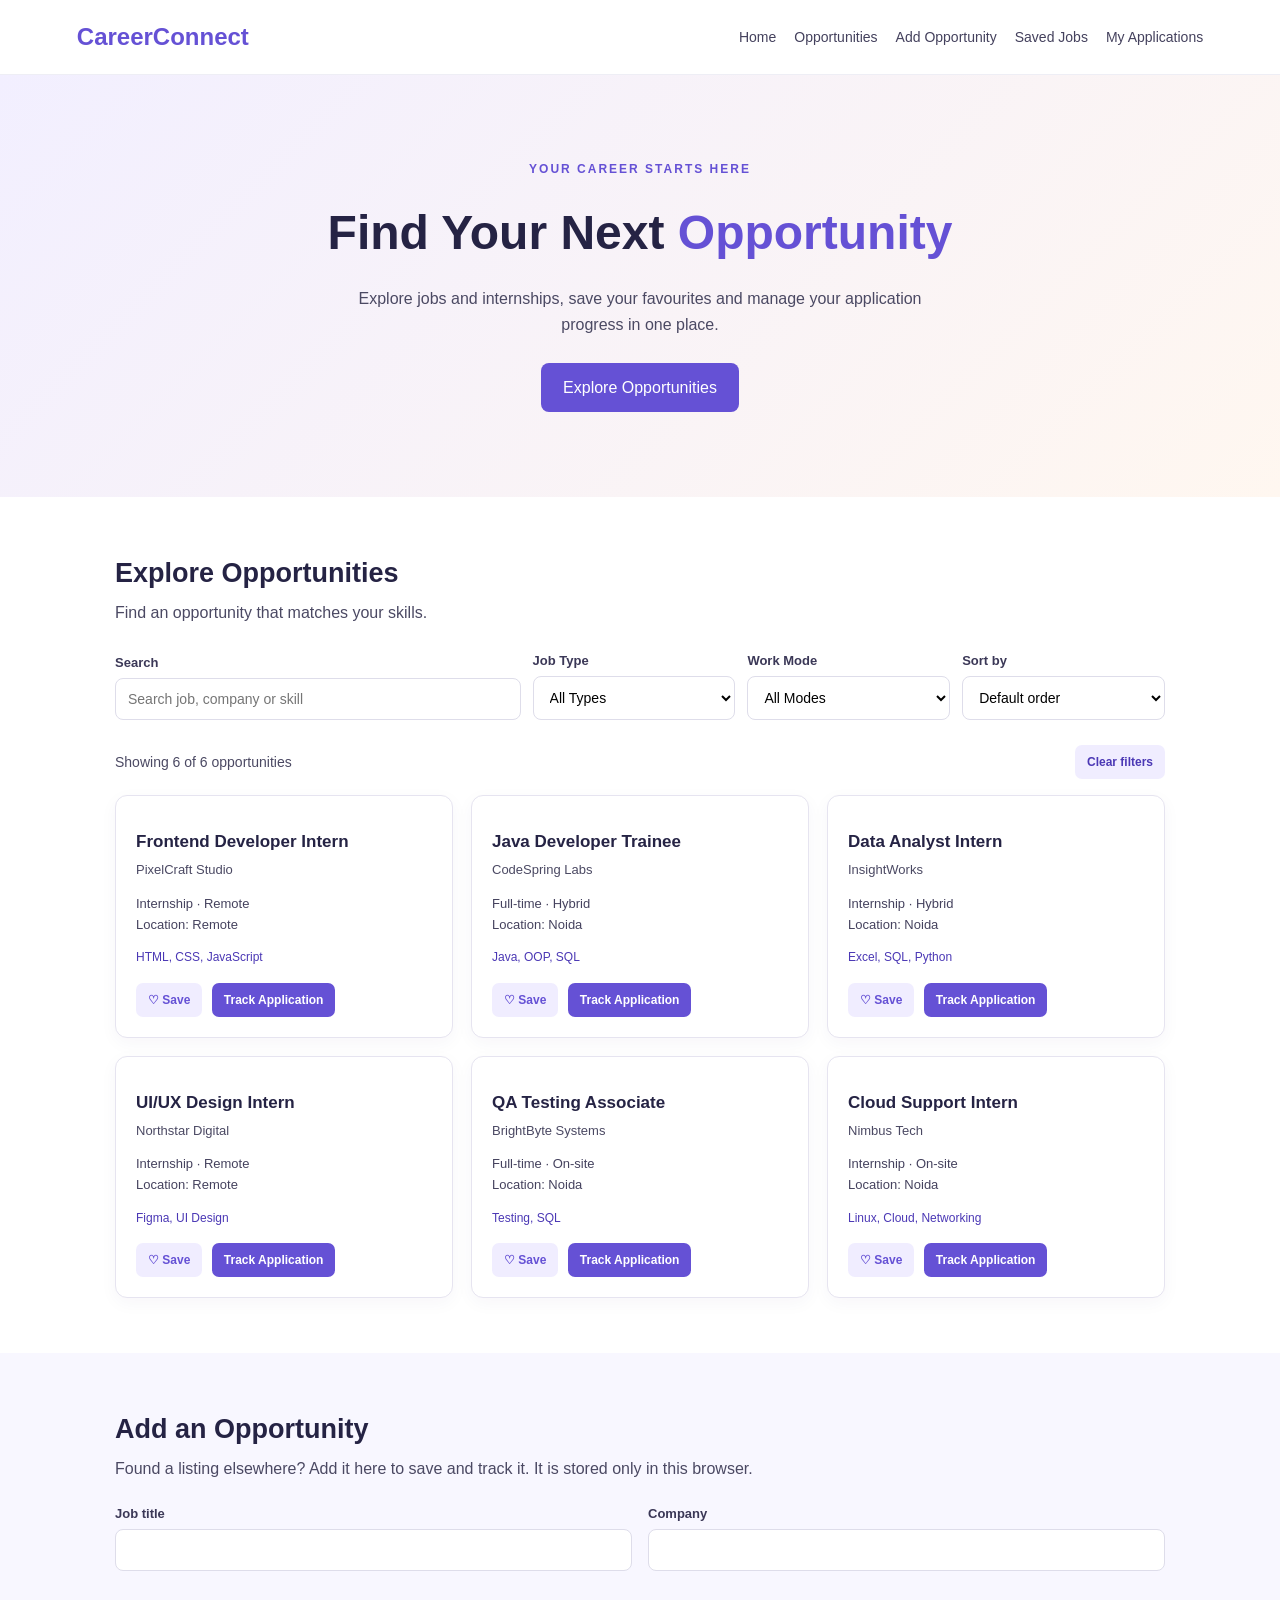
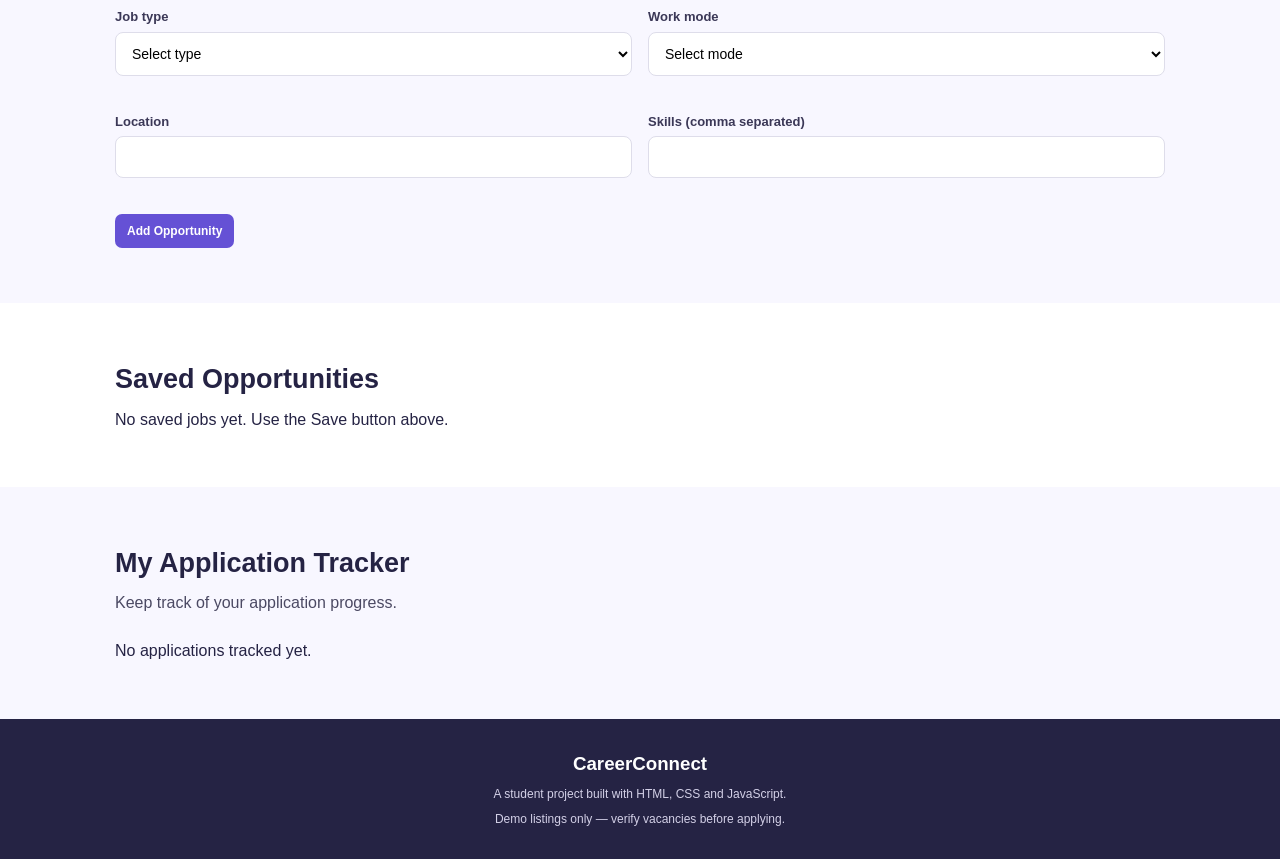
<file: index.html>
<!DOCTYPE html>
<html lang="en">
<head>
  <meta charset="UTF-8">
  <meta name="viewport" content="width=device-width, initial-scale=1.0">
  <title>CareerConnect - Jobs &amp; Internships</title>
  <meta name="description" content="CareerConnect is a student-built jobs and internship manager. Search listings, filter by type and work mode, save opportunities and track your application status.">
  <meta name="theme-color" content="#6551d5">
  <link rel="icon" href="data:image/svg+xml,%3Csvg xmlns='http://www.w3.org/2000/svg' viewBox='0 0 100 100'%3E%3Crect width='100' height='100' rx='20' fill='%236551d5'/%3E%3Ctext x='50' y='68' font-size='56' text-anchor='middle' fill='white' font-family='Arial' font-weight='bold'%3ECC%3C/text%3E%3C/svg%3E">
  <link rel="stylesheet" href="style.css">
</head>
<body>

  <a class="skip-link" href="#jobs">Skip to opportunities</a>

  <header>
    <h2>CareerConnect</h2>
    <nav aria-label="Main navigation">
      <a href="#home">Home</a>
      <a href="#jobs">Opportunities</a>
      <a href="#add">Add Opportunity</a>
      <a href="#saved">Saved Jobs</a>
      <a href="#tracker">My Applications</a>
    </nav>
  </header>

  <section class="hero" id="home">
    <p class="tagline">YOUR CAREER STARTS HERE</p>
    <h1>Find Your Next <span>Opportunity</span></h1>
    <p>Explore jobs and internships, save your favourites
      and manage your application progress in one place.</p>
    <a href="#jobs" class="btn">Explore Opportunities</a>
  </section>

<main>
  <section class="container" id="jobs">
    <h2>Explore Opportunities</h2>
    <p class="subtitle">Find an opportunity that matches your skills.</p>

    <div class="filters">
      <div class="field">
        <label for="searchInput">Search</label>
        <input type="text" id="searchInput" autocomplete="off"
          placeholder="Search job, company or skill">
      </div>
      <div class="field">
        <label for="typeFilter">Job Type</label>
        <select id="typeFilter">
          <option value="All">All Types</option>
          <option value="Internship">Internship</option>
          <option value="Full-time">Full-time</option>
        </select>
      </div>
      <div class="field">
        <label for="modeFilter">Work Mode</label>
        <select id="modeFilter">
          <option value="All">All Modes</option>
          <option value="Remote">Remote</option>
          <option value="Hybrid">Hybrid</option>
          <option value="On-site">On-site</option>
        </select>
      </div>
      <div class="field">
        <label for="sortSelect">Sort by</label>
        <select id="sortSelect">
          <option value="default">Default order</option>
          <option value="title">Job title (A-Z)</option>
          <option value="company">Company (A-Z)</option>
          <option value="newest">Newest first</option>
        </select>
      </div>
    </div>

    <div class="results-bar">
      <p id="resultCount" class="result-count" aria-live="polite"></p>
      <button type="button" id="clearFilters" class="clear-btn">Clear filters</button>
    </div>

    <div id="jobList" class="job-grid"></div>
    <p id="emptyMessage" class="empty hidden">
      No matching opportunities found.
    </p>
  </section>

  <section class="container alternate" id="add">
    <h2>Add an Opportunity</h2>
    <p class="subtitle">Found a listing elsewhere? Add it here to save and track it. It is stored only in this browser.</p>

    <form id="addJobForm" class="add-form" novalidate>
      <div class="field">
        <label for="f-title">Job title</label>
        <input type="text" id="f-title" name="title" maxlength="60"
          aria-describedby="err-title" required>
        <span class="error" id="err-title" role="alert"></span>
      </div>
      <div class="field">
        <label for="f-company">Company</label>
        <input type="text" id="f-company" name="company" maxlength="60"
          aria-describedby="err-company" required>
        <span class="error" id="err-company" role="alert"></span>
      </div>
      <div class="field">
        <label for="f-type">Job type</label>
        <select id="f-type" name="type" aria-describedby="err-type" required>
          <option value="">Select type</option>
          <option value="Internship">Internship</option>
          <option value="Full-time">Full-time</option>
        </select>
        <span class="error" id="err-type" role="alert"></span>
      </div>
      <div class="field">
        <label for="f-mode">Work mode</label>
        <select id="f-mode" name="mode" aria-describedby="err-mode" required>
          <option value="">Select mode</option>
          <option value="Remote">Remote</option>
          <option value="Hybrid">Hybrid</option>
          <option value="On-site">On-site</option>
        </select>
        <span class="error" id="err-mode" role="alert"></span>
      </div>
      <div class="field">
        <label for="f-location">Location</label>
        <input type="text" id="f-location" name="location" maxlength="60"
          aria-describedby="err-location" required>
        <span class="error" id="err-location" role="alert"></span>
      </div>
      <div class="field">
        <label for="f-skills">Skills (comma separated)</label>
        <input type="text" id="f-skills" name="skills" maxlength="100"
          aria-describedby="err-skills" required>
        <span class="error" id="err-skills" role="alert"></span>
      </div>
      <div class="form-actions">
        <button type="submit" class="track-btn">Add Opportunity</button>
        <p id="formStatus" class="form-status" role="status"></p>
      </div>
    </form>
  </section>

  <section class="container" id="saved">
    <h2>Saved Opportunities</h2>
    <div id="savedList" class="job-grid"></div>
  </section>

  <section class="container alternate" id="tracker">
    <h2>My Application Tracker</h2>
    <p class="subtitle">Keep track of your application progress.</p>
    <div id="applicationList"></div>
  </section>
</main>

  <footer>
    <h3>CareerConnect</h3>
    <p>A student project built with HTML, CSS and JavaScript.</p>
    <p>Demo listings only — verify vacancies before applying.</p>
  </footer>

  <script src="logic.js"></script>
  <script src="script.js"></script>
</body>
</html>
</file>
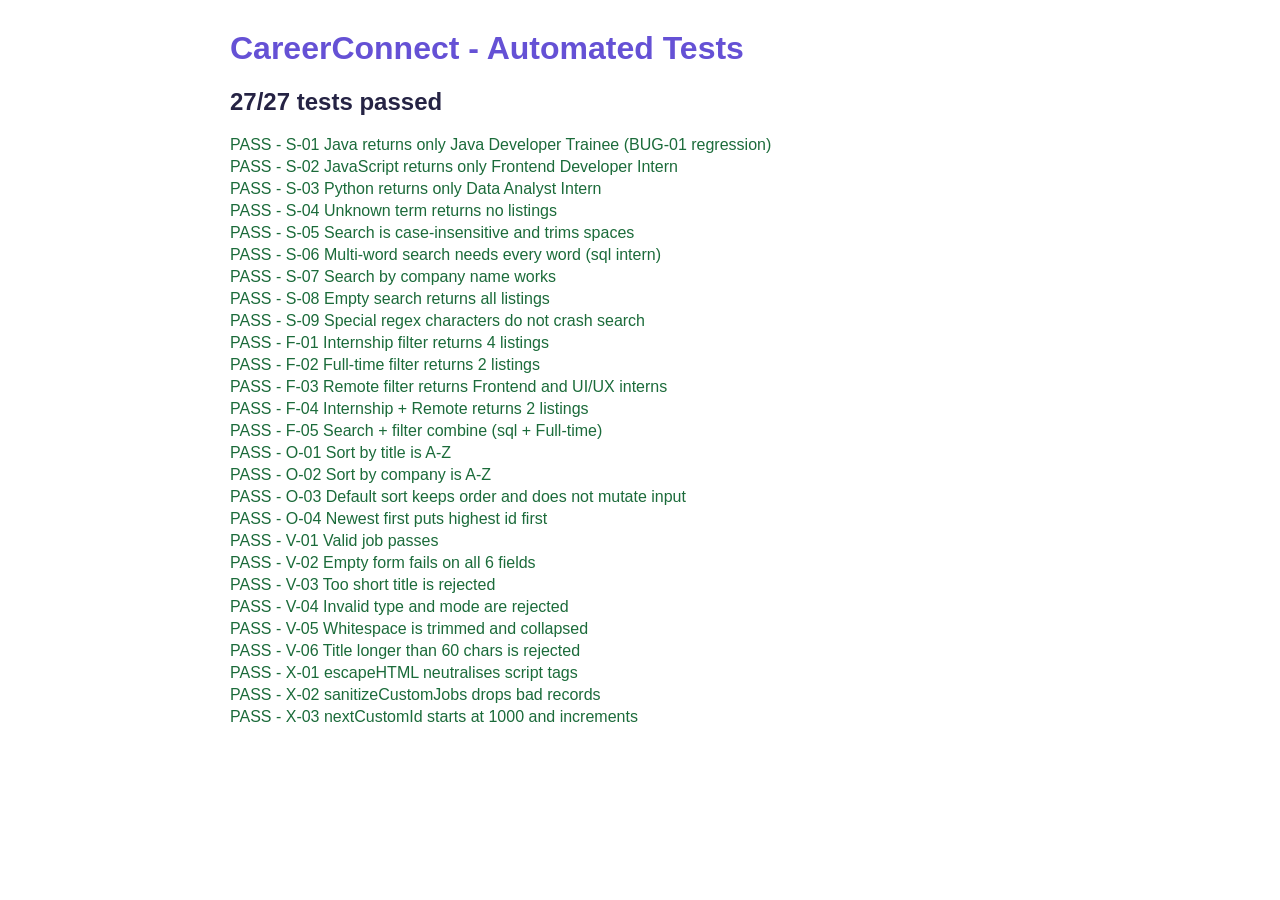
<file: tests.html>
<!DOCTYPE html>
<html lang="en">
<head>
  <meta charset="UTF-8">
  <meta name="viewport" content="width=device-width, initial-scale=1.0">
  <title>CareerConnect - Automated Tests</title>
  <meta name="description" content="Automated test results for CareerConnect search, filter, sort and validation logic.">
  <style>
    body { font-family: Arial, sans-serif; max-width: 820px; margin: 30px auto; padding: 0 16px; color: #252344; }
    .pass { color: #1b6b3a; margin: 4px 0; }
    .fail { color: #b00020; font-weight: bold; margin: 4px 0; }
    h1 { color: #6551d5; }
  </style>
</head>
<body>
  <h1>CareerConnect - Automated Tests</h1>
  <div id="results"></div>
  <script src="logic.js"></script>
  <script src="tests/tests.js"></script>
</body>
</html>
</file>
<file: style.css>
* {
  box-sizing: border-box;
  margin: 0;
  padding: 0;
}

html {
  scroll-behavior: smooth;
  scroll-padding-top: 90px;
}

body {
  font-family: Arial, sans-serif;
  color: #252344;
  background: #ffffff;
  line-height: 1.6;
}

header {
  background: #ffffff;
  padding: 18px 6%;
  display: flex;
  justify-content: space-between;
  align-items: center;
  gap: 20px;
  flex-wrap: wrap;
  border-bottom: 1px solid #eeeeF5;
  position: sticky;
  top: 0;
  z-index: 10;
}

header h2 {
  color: #6551d5;
}

nav {
  display: flex;
  flex-wrap: wrap;
  gap: 18px;
}

nav a {
  text-decoration: none;
  color: #44415d;
  font-size: 14px;
}

nav a:hover {
  color: #6551d5;
}

.hero {
  padding: 85px 20px;
  text-align: center;
  background: linear-gradient(135deg, #f2efff, #fff7f0);
}

.tagline {
  color: #6551d5;
  font-size: 12px;
  font-weight: bold;
  letter-spacing: 2px;
}

.hero h1 {
  font-size: clamp(30px, 5vw, 48px);
  margin: 15px 0;
}

.hero h1 span {
  color: #6551d5;
}

.hero p:not(.tagline) {
  max-width: 600px;
  margin: 12px auto 25px;
  color: #4b4963;
}

.btn {
  display: inline-block;
  background: #6551d5;
  color: white;
  text-decoration: none;
  padding: 12px 22px;
  border-radius: 8px;
}

.btn:hover {
  background: #4e3cbb;
}

.container {
  max-width: 1100px;
  margin: auto;
  padding: 55px 25px;
}

.container h2 {
  font-size: 27px;
  margin-bottom: 5px;
}

.subtitle {
  color: #4b4963;
  margin-bottom: 22px;
}

.filters {
  display: grid;
  grid-template-columns: 2fr 1fr 1fr 1fr;
  gap: 12px;
  margin: 25px 0;
}

input, select {
  width: 100%;
  min-width: 0;
  padding: 12px;
  border: 1px solid #deddea;
  border-radius: 8px;
  background: white;
  font-size: 14px;
}

.job-grid {
  display: grid;
  grid-template-columns: repeat(3, minmax(0, 1fr));
  gap: 18px;
}

.job-card {
  border: 1px solid #e6e4f0;
  padding: 20px;
  border-radius: 12px;
  background: white;
  box-shadow: 0 5px 18px #29205a0a;
}

.job-card h3 {
  margin: 12px 0 5px;
  font-size: 17px;
}

.company {
  color: #4b4963;
  font-size: 13px;
}

.job-details {
  margin: 13px 0;
  color: #45425e;
  font-size: 13px;
}

.skills {
  color: #4b38b5;
  font-size: 12px;
  margin-bottom: 15px;
}

button {
  border: none;
  cursor: pointer;
  border-radius: 7px;
  padding: 10px 12px;
  font-size: 12px;
  font-weight: bold;
}

.save-btn {
  color: #6551d5;
  background: #f0edff;
  margin-right: 5px;
}

.track-btn {
  background: #6551d5;
  color: white;
}

.alternate {
  max-width: none;
  padding-left: max(25px, calc((100% - 1050px) / 2));
  padding-right: max(25px, calc((100% - 1050px) / 2));
  background: #f8f7ff;
}

.saved-item, .application-item {
  background: white;
  border: 1px solid #e6e4f0;
  padding: 15px;
  border-radius: 10px;
  margin: 12px 0;
  display: flex;
  align-items: center;
  justify-content: space-between;
  gap: 12px;
  flex-wrap: wrap;
}

.application-item select {
  width: auto;
}

.remove-btn {
  color: #b52f4b;
  background: #fff0f3;
}

.empty {
  text-align: center;
  color: #77768a;
  padding: 25px;
}

.hidden {
  display: none;
}

footer {
  text-align: center;
  padding: 30px 15px;
  background: #252344;
  color: white;
}

footer p {
  color: #d3d0e7;
  font-size: 12px;
  margin-top: 6px;
}

/* ---------- Task 6 additions ---------- */
.field {
  display: flex;
  flex-direction: column;
  gap: 4px;
}

.field label {
  font-size: 13px;
  font-weight: bold;
  color: #3b3857;
}

.filters {
  align-items: end;
}

.results-bar {
  display: flex;
  justify-content: space-between;
  align-items: center;
  gap: 12px;
  flex-wrap: wrap;
  margin-bottom: 16px;
}

.result-count {
  color: #4b4963;
  font-size: 14px;
}

.clear-btn {
  background: #f0edff;
  color: #4b38b5;
}

.badge {
  display: inline-block;
  background: #e8f5ee;
  color: #1b6b3a;
  font-size: 11px;
  font-weight: bold;
  padding: 3px 8px;
  border-radius: 20px;
}

.job-card .remove-btn {
  margin-top: 8px;
}

.add-form {
  display: grid;
  grid-template-columns: repeat(2, minmax(0, 1fr));
  gap: 16px;
  margin-top: 20px;
}

.form-actions {
  grid-column: 1 / -1;
  display: flex;
  align-items: center;
  gap: 16px;
  flex-wrap: wrap;
}

.error {
  color: #b00020;
  font-size: 12px;
  min-height: 16px;
}

input[aria-invalid="true"], select[aria-invalid="true"] {
  border-color: #b00020;
}

.form-status {
  color: #1b6b3a;
  font-size: 14px;
  font-weight: bold;
}

.skip-link {
  position: absolute;
  left: -999px;
  top: 8px;
  background: #252344;
  color: #ffffff;
  padding: 8px 14px;
  border-radius: 6px;
  z-index: 20;
}

.skip-link:focus {
  left: 8px;
}

a:focus-visible, button:focus-visible, input:focus-visible, select:focus-visible {
  outline: 3px solid #f5a623;
  outline-offset: 2px;
}

@media (prefers-reduced-motion: reduce) {
  html { scroll-behavior: auto; }
}

@media (max-width: 1000px) {
  .filters {
    grid-template-columns: repeat(2, minmax(0, 1fr));
  }

  .job-grid {
    grid-template-columns: repeat(2, minmax(0, 1fr));
  }
}

@media (max-width: 750px) {
  header {
    flex-direction: column;
  }

  nav {
    justify-content: center;
    gap: 12px;
  }

  .hero {
    padding: 60px 18px;
  }

  .filters,
  .add-form {
    grid-template-columns: 1fr;
  }

  .job-grid {
    grid-template-columns: 1fr;
  }

  .container {
    padding: 40px 18px;
  }

  .alternate {
    padding-left: 18px;
    padding-right: 18px;
  }
}
</file>
